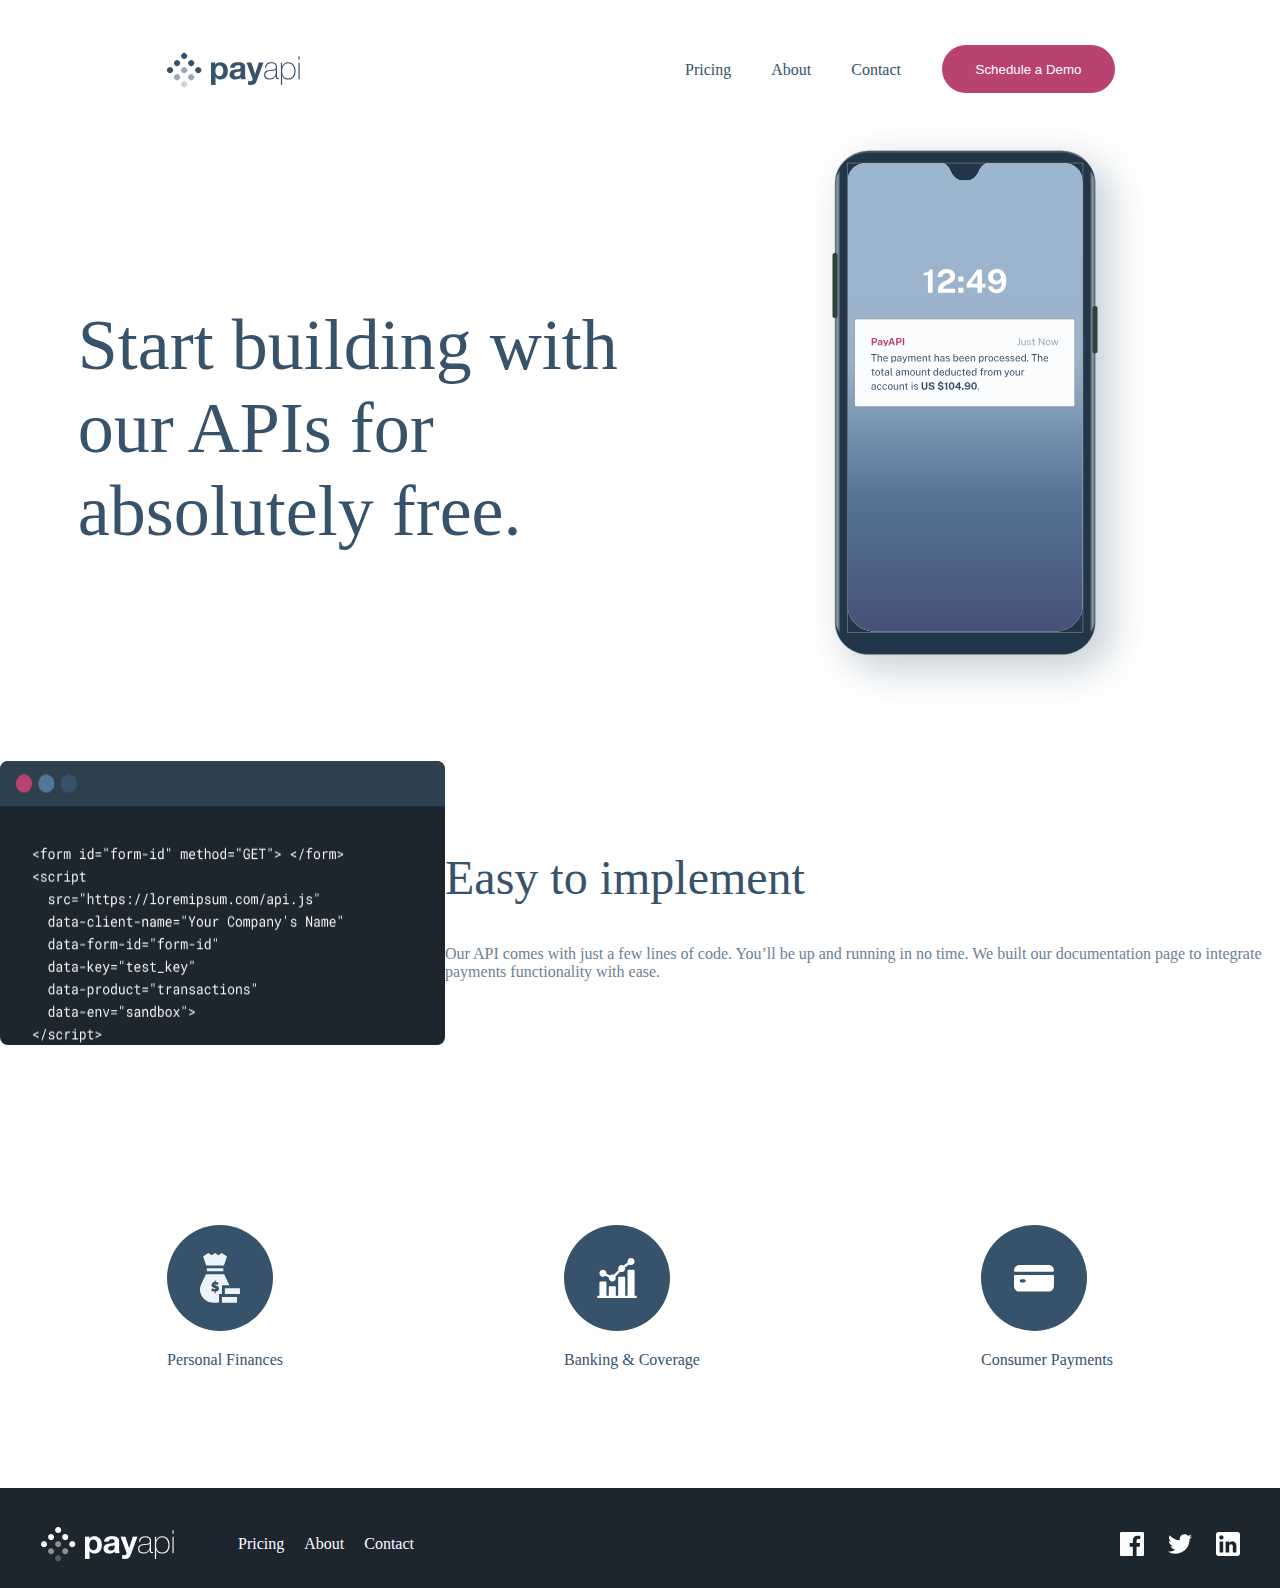
<file: Peroject4.04/index.html>
<!DOCTYPE html>
<html lang="en">
<head>
    <meta charset="UTF-8">
    <meta name="viewport" content="width=device-width, initial-scale=1.0">
    <title>Document</title>
    <link rel="stylesheet" href="style.css">
</head>
<body>
    <header class="header">
        <nav >
            <div class="div1">
               <img src="./img/Group 21.svg" alt="" class="img1">
               <div class="div">
                <ul class="ul">
                    <li>Pricing</li>
                    <li>About</li>
                    <li>Contact</li>
                </ul>
                <button class="button">Schedule a Demo</button>
                <img src="./img/Group.svg" alt="" class="img5">
               </div>
            </div>
        </nav>
    </header>
    <section class="sec">
        <div class="div2">
            <h1 class="h1">Start building with our APIs for absolutely free.</h1>
        <img src="./img/Group 30.svg" alt="" class="img2">
        </div>
    </section>
    <section>
        <div >
            <div  class="div3">
                <img src="./img/Group 13.png" alt="" class="img3">
                <div class="div9">
                    <h2 class="h2">Easy to implement</h2>
                    <p class="p"> 
                        Our API comes with just a few lines of code. You’ll be up and running in no time. We built our documentation page to integrate payments functionality with ease.
                    </p>
                </div>
            </div>
        </div>
    </section>
    <section>
        <div class="div4">
            <div>
                <img src="./img/Group 17.svg" alt="">
                <p class="p1">Personal Finances</p>
            </div>
            <div>
                <img src="./img/Group 18.svg" alt="">
                <p class="p1">Banking & Coverage</p>
            </div>
            <div>
                <img src="./img/Group 19.svg" alt="">
                <p class="p1">Consumer Payments</p>
            </div>
        </div>
    </section>
    <footer class="footer">
        <div class="div5">
            <div class="div7">
                <img src="./img/Group 23.png" alt="" class="img4">
            <div >
                <ul class="div6">
                    <li>Pricing</li>
                    <li>About</li>
                    <li>Contact</li>
                </ul>
            </div>
            </div>
            <div class="div8">
                <img src="./img/Path (2).svg" alt="">
                <img src="./img/Path (3).svg" alt="">
                <img src="./img/Shape (1).svg" alt="">
            </div>
        </div>
    </footer>
</body>
</html>
</file>
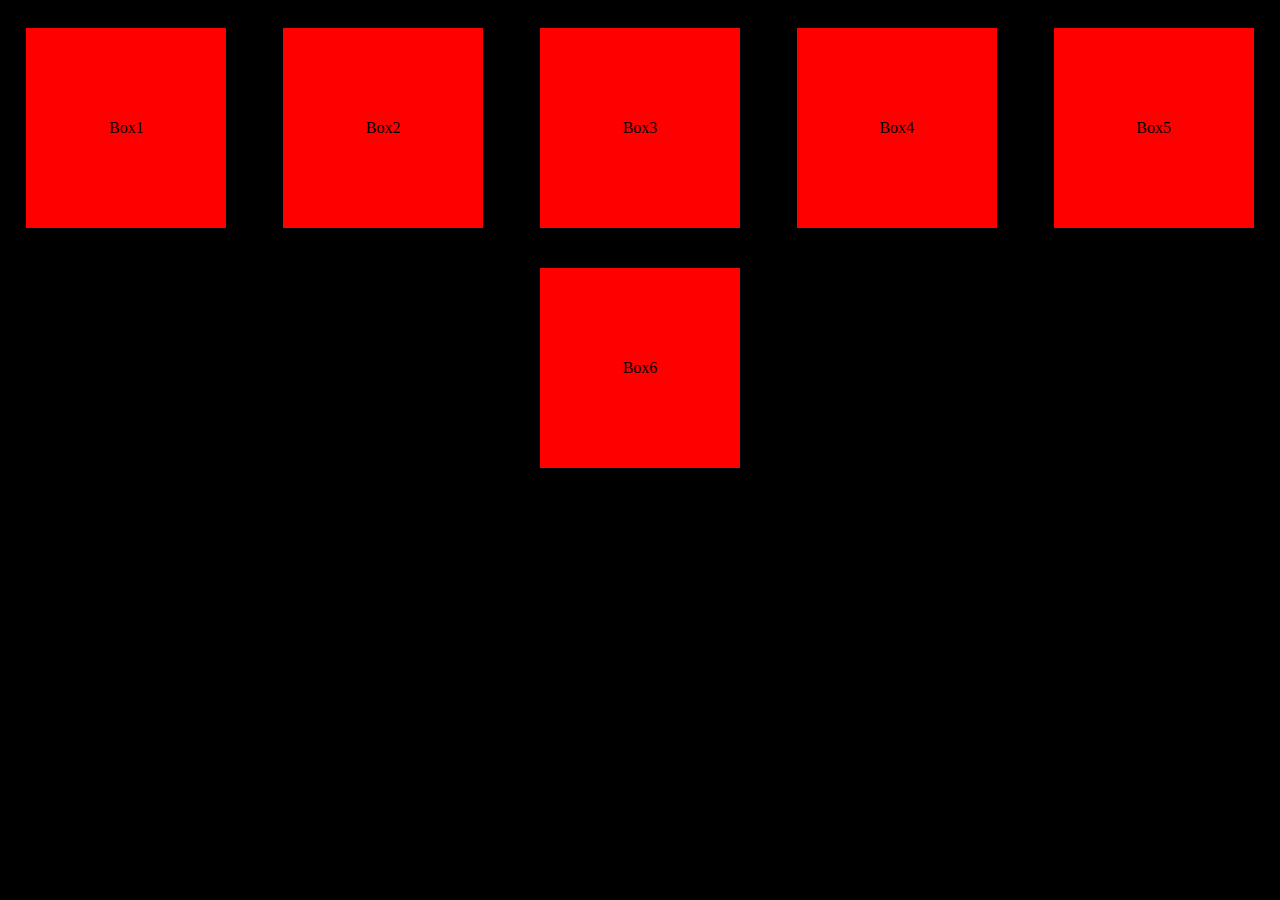
<file: Project4.01/index.html>
<!DOCTYPE html>
<html lang="en">
<head>
    <meta charset="UTF-8">
    <meta name="viewport" content="width=device-width, initial-scale=1.0">
    <title>Document</title>
    <link rel="stylesheet" href="style.css">
</head>
<body>
    <div class="div1">
        <div class="box">Box1</div>
        <div class="box">Box2</div>
        <div class="box">Box3</div>
        <div class="box">Box4</div>
        <div class="box">Box5</div>
        <div class="box">Box6</div>
    </div>
</body>
</html>
</file>
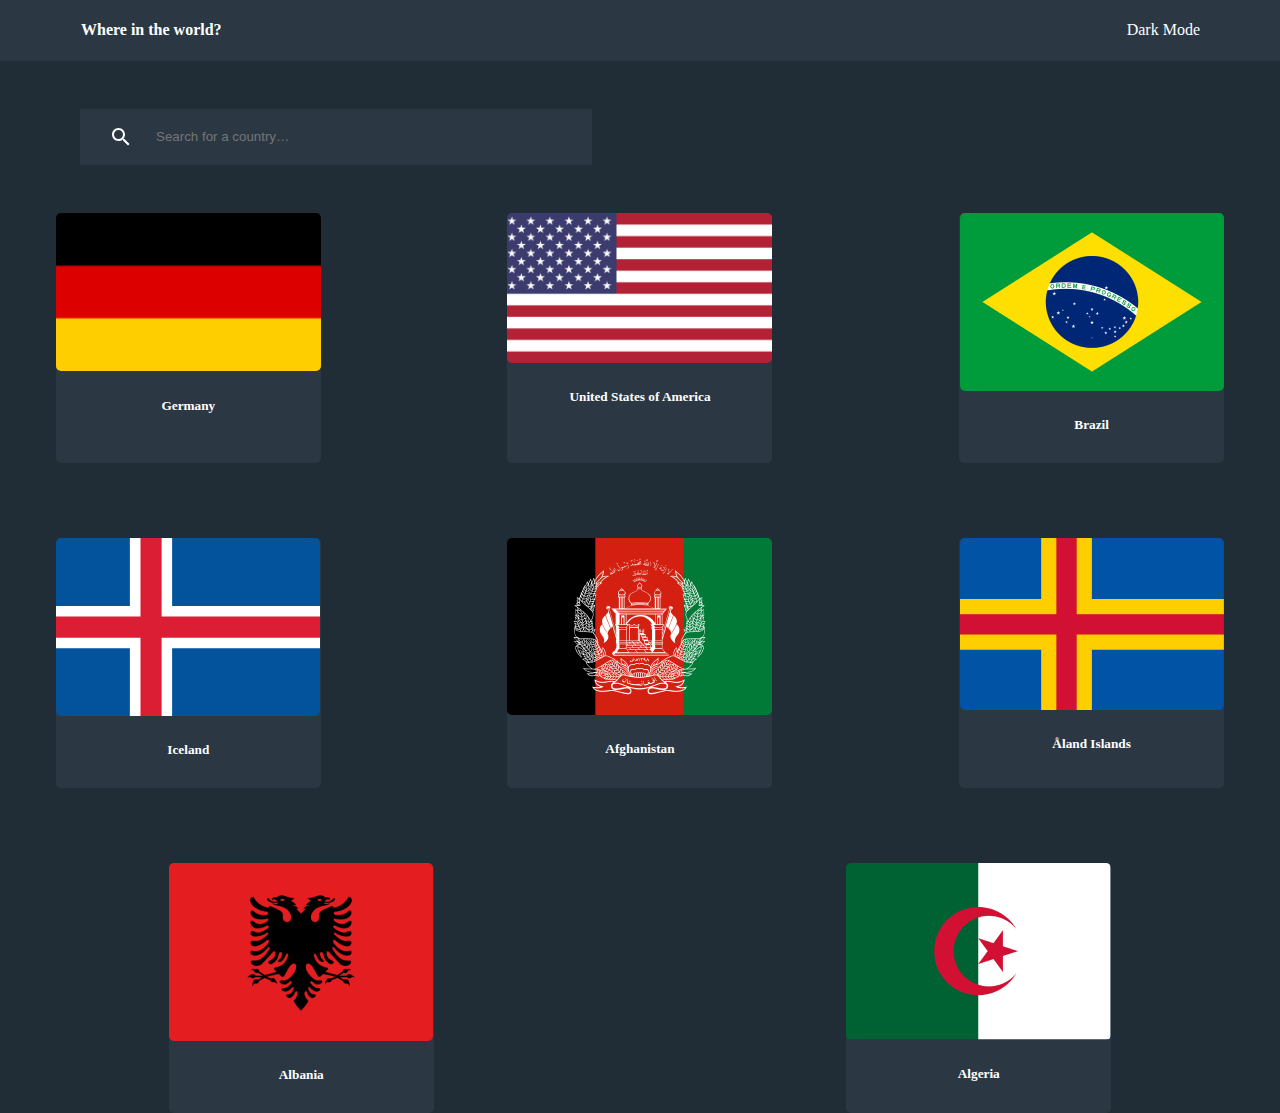
<file: Project4.02/index.html>
<!DOCTYPE html>
<html lang="en">
<head>
    <meta charset="UTF-8">
    <meta name="viewport" content="width=device-width, initial-scale=1.0">
    <title>Document</title>
    <link rel="stylesheet" href="style.css">
</head>
<body>
    <header class="header">
        <h4 class="h4">
            Where in the world?
        </h4>
<p class="p">
    Dark Mode
</p>
    </header>
    <div class="div3">
        <div class="div1">
            <img src="./img/search.svg" alt="">
            <input type="text" placeholder="Search for a country…" class="input">
        </div>
    </div>
    <section class="sec1">
       <div class="div4">
        <div class="card">
            <img src="./img/1280px-Flag_of_Germany.svg (8).png" alt="" class="img2">
            <h5>Germany</h5>
        </div>
        <div class="card">
            <img src="./img/1280px-Flag_of_Germany.svg (9).png" alt="" class="img2">
            <h5>United States of America</h5>
        </div>
        <div class="card">
            <img src="./img/1280px-Flag_of_Germany.svg (10).png" alt="" class="img1">
            <h5>Brazil</h5>
        </div>
        <div class="card">
            <img src="./img/1280px-Flag_of_Germany.svg (11).png" alt="" class="img1">
            <h5>Iceland</h5>
        </div>
        <div class="card">
            <img src="./img/1280px-Flag_of_Germany.svg (12).png" alt="" class="img1">
            <h5>Afghanistan</h5>
        </div>
        <div class="card">
            <img src="./img/1280px-Flag_of_Germany.svg (13).png" alt="" class="img1">
            <h5>Åland Islands</h5>
        </div>
        <div class="card">
            <img src="./img/1280px-Flag_of_Germany.svg (14).png" alt="" class="img1">
            <h5>Albania</h5>
        </div>
        <div class="card">
            <img src="./img/1280px-Flag_of_Germany.svg (15).png" alt="" class="img1">
            <h5>Algeria</h5>
        </div>
       </div>
    </section>
</body>
</html>
</file>
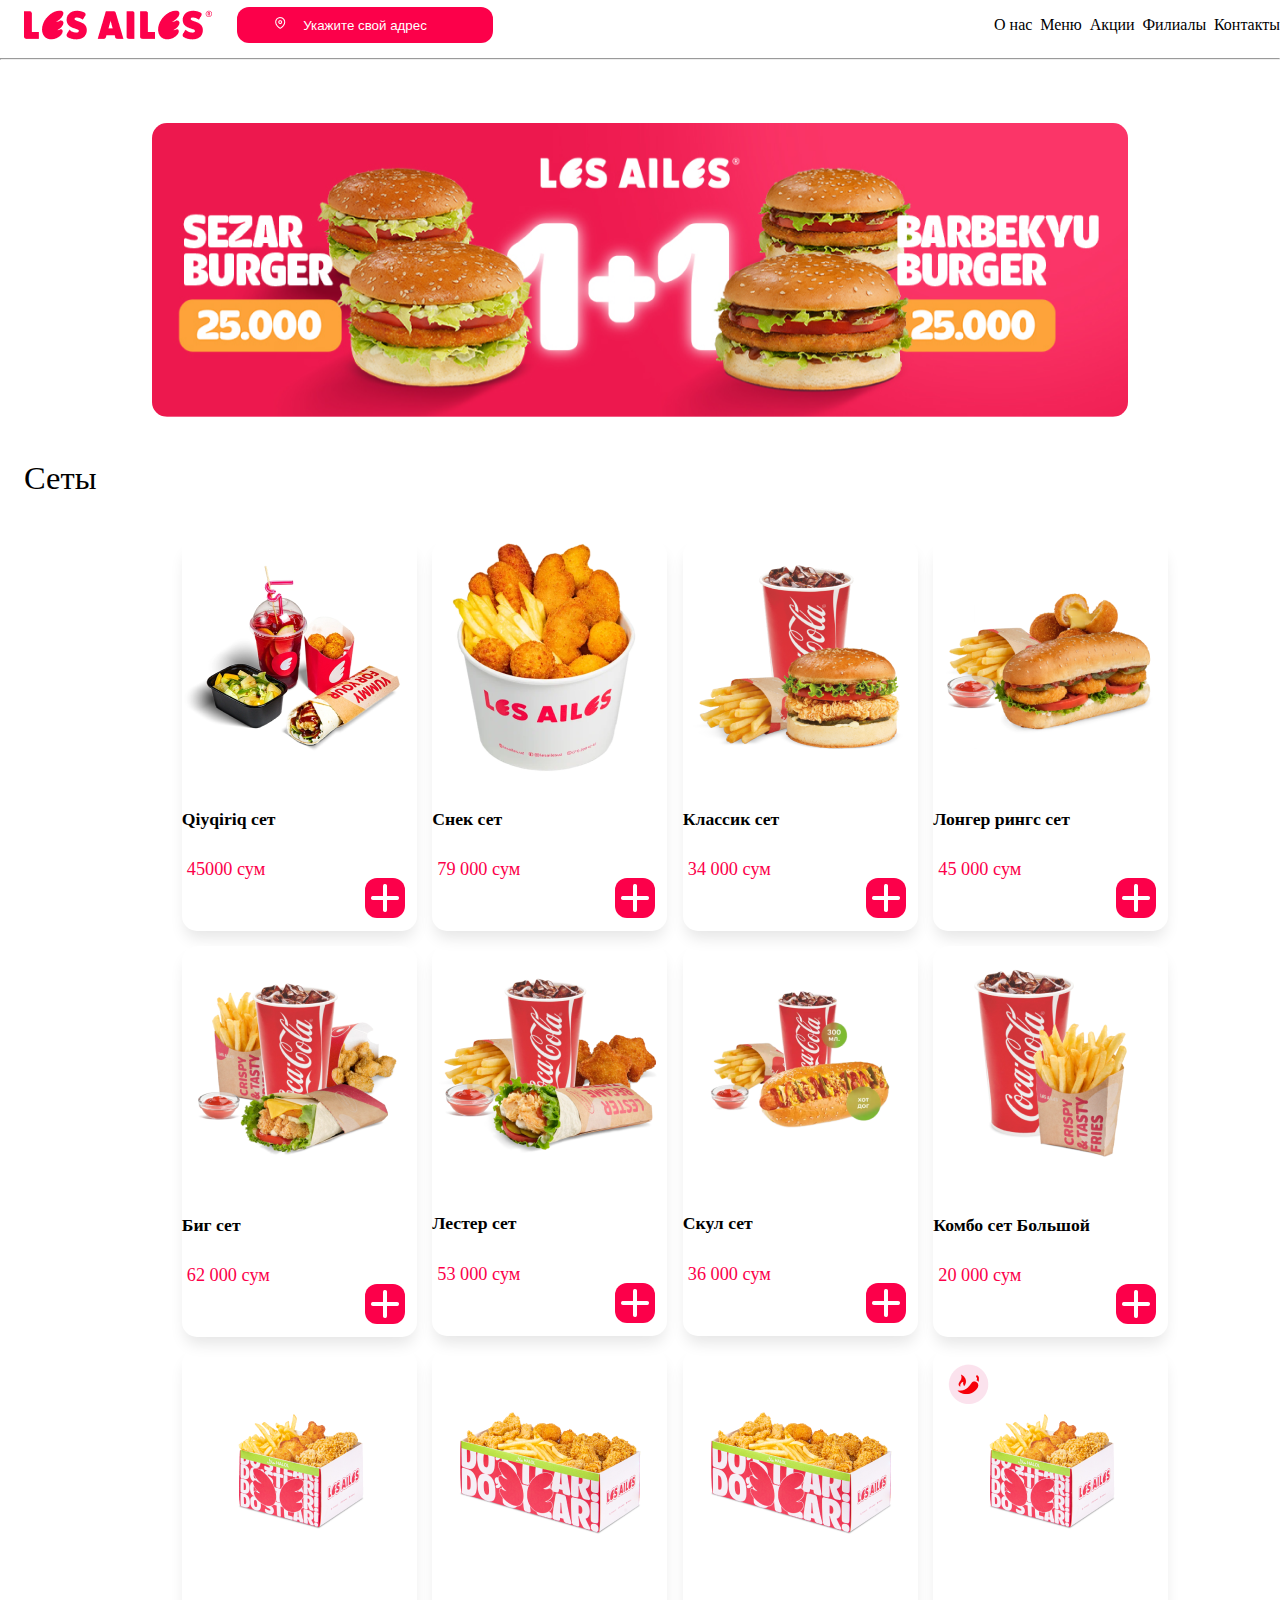
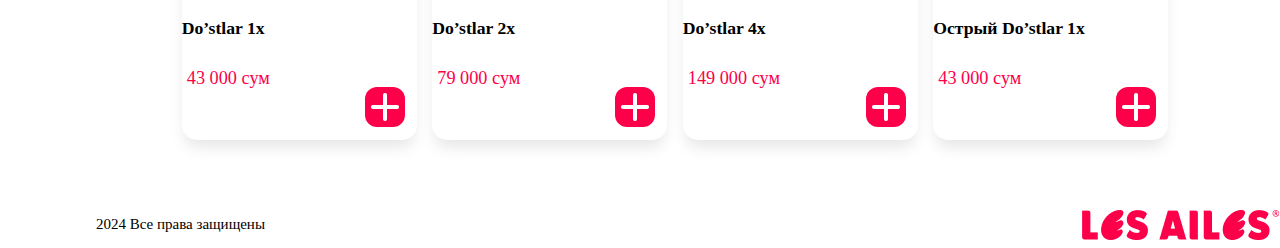
<file: Project4.03/index.html>
<!DOCTYPE html>
<html lang="en">
  <head>
    <meta charset="UTF-8" />
    <meta name="viewport" content="width=device-width, initial-scale=1.0" />
    <title>Document</title>
    <link rel="stylesheet" href="style.css" />
  </head>
  <body>
    <header class="header">
      <nav class="nav">
       <div class="div1">
        <div class="div">
            <img src="./img/main_logo.svg fill.png" alt=""  class="logo">
            <div>
              <img src="./img/location.svg fill.png" alt="" class="img">
            <button class="button">Укажите свой адрес</button>
            </div>
          </div>
          <div>
              <ul class="ul">
                  <li>О нас</li>
                  <li>Меню</li>
                  <li>Акции</li>
                  <li>Филиалы</li>
                  <li>Контакты</li>
              </ul>
              <img src="./img/Background+Border (1).png" alt="" class="img5">
          </div>
       </div>
    </nav>
    </header>
    <hr>
    <section>
        <div class="div23"></div>
    </section>
    <h4 class="h4">Сеты</h4>
<section class="sec1">
    <div class="div3">
        <div class="card">
            <img src="./img/HZUU2lH1ZbPF8RUMbkI00HctLUq3UCBwisuMKesd.webp.png" alt="" class="img4">
            <h5 class="h5">Qiyqiriq сет</h5>
            <p class="p">
45000 сум
            </p>
            <img src="./img/Frame (6).png" alt="" class="img1">
        </div>
        <div class="card">
            <img src="./img/cbidR6KU18nziNPphlU3jpa8OZi1nhaRKJkc93Cn.webp.png" alt="" class="img4">
            <h5 class="h5">Снек сет</h5>
            <p class="p">
                79 000 сум
            </p>
            <img src="./img/Frame (6).png" alt="" class="img1">
        </div>
        <div class="card">
            <img src="./img/h7WO4cUYGJBiBUFs2qeUAYMhe5xYEXlSSLd1LWCa.webp.png" alt="" class="img4">
            <h5 class="h5"> Классик сет</h5>
            <p class="p">
                34 000 сум  
            </p>
            <img src="./img/Frame (6).png" alt="" class="img1">
        </div>
        <div class="card">
            <img src="./img/xJNb3iZ1NJ8Yx11eVSQ3X2CMSn5nruiAH8p9A35U.webp.png" alt="" class="img4">
            <h5 class="h5">  Лонгер рингс сет</h5>
            <p class="p">
                45 000 сум
            </p>
            <img src="./img/Frame (6).png" alt="" class="img1">
        </div>
        <div class="car">
            <img src="./img/45sfsptLWqT9vq7X3cfx1bIXZXLUuCULyln6EZlf.webp.png" alt="" class="img2">
            <h5 class="h5"> Биг сет</h5>
            <p class="p">
                62 000 сум
            </p>
            <img src="./img/Frame (6).png" alt="" class="img1">
        </div>
        <div class="card">
            <img src="./img/9RplsrJissmFUdjyIDNnRsjr12vfFUc2RZwd7iOq.webp.png" alt="" class="img4">
            <h5 class="h5"> Лестер сет</h5>
            <p class="p">
                53 000 сум
            </p>
            <img src="./img/Frame (6).png" alt="" class="img1">
        </div>
        <div class="card">
            <img src="./img/uJTcWJyBmtLq9abqzFXeiNgwFcItwFPGrllH9lGW.webp.png " alt="" class="img4">
            <h5 class="h5">  Скул сет</h5>
            <p class="p">
                36 000 сум
            </p>
            <img src="./img/Frame (6).png" alt="" class="img1">
        </div>
        <div class="car">
            <img src="./img/p0TZUFzdFp7riQd4NFukH7bYCguz0h9jT5jbHNXy.webp.png" alt="" class="img2">
            <h5 class="h5">Комбо сет Большой</h5>
            <p class="p">
                20 000 сум
            </p>
            <img src="./img/Frame (6).png" alt="" class="img1">
        </div>
        <div class="card">
            <img src="./img/d4xA2cZWeidDPxv0mlQ2hsYEMQacOIqsWbWy92XR.png.png" alt="" class="img4">
            <h5 class="h5">Do’stlar 1х</h5>
            <p class="p">
                43 000 сум
            </p>
            <img src="./img/Frame (6).png" alt="" class="img1">
        </div>
        <div class="card">
            <img src="./img/U8v7GsJt5Nahm0L4Vna0u7HEeRc8U9PnU6R6j6TV.png.png" alt="" class="img4">
            <h5 class="h5">Do’stlar 2х</h5>
            <p class="p">
                79 000 сум
            </p>
            <img src="./img/Frame (6).png" alt="" class="img1">
        </div>
        <div class="card">
            <img src="./img/U8v7GsJt5Nahm0L4Vna0u7HEeRc8U9PnU6R6j6TV.png.png" alt="" class="img4">
            <h5 class="h5"> Do’stlar 4х</h5>
            <p class="p">
                149 000 сум
            </p>
            <img src="./img/Frame (6).png" alt="" class="img1">
        </div>
        <div class="card">
            <img src="./img/iHB3KWEddHpod7sUIc82M8pI627orxHpTz18qknX.png.png " alt="" class="img4">
            <h5 class="h5">Острый Do’stlar 1х</h5>
            <p class="p">
                43 000 сум
            </p>
            <img src="./img/Frame (6).png" alt="" class="img1">
        </div>
    </div>
</section>
<hr class="hr">
<footer>
    <div class="footer">
        <img src="./img/main_logo.svg fill (1).png" alt="" class="img6">
        <h3 class="h6">2024 Все права защищены</h3>
    <img src="./img/main_logo.svg fill (1).png" alt="" class="img3">
    </div>
</footer>
  </body>
</html>
</file>
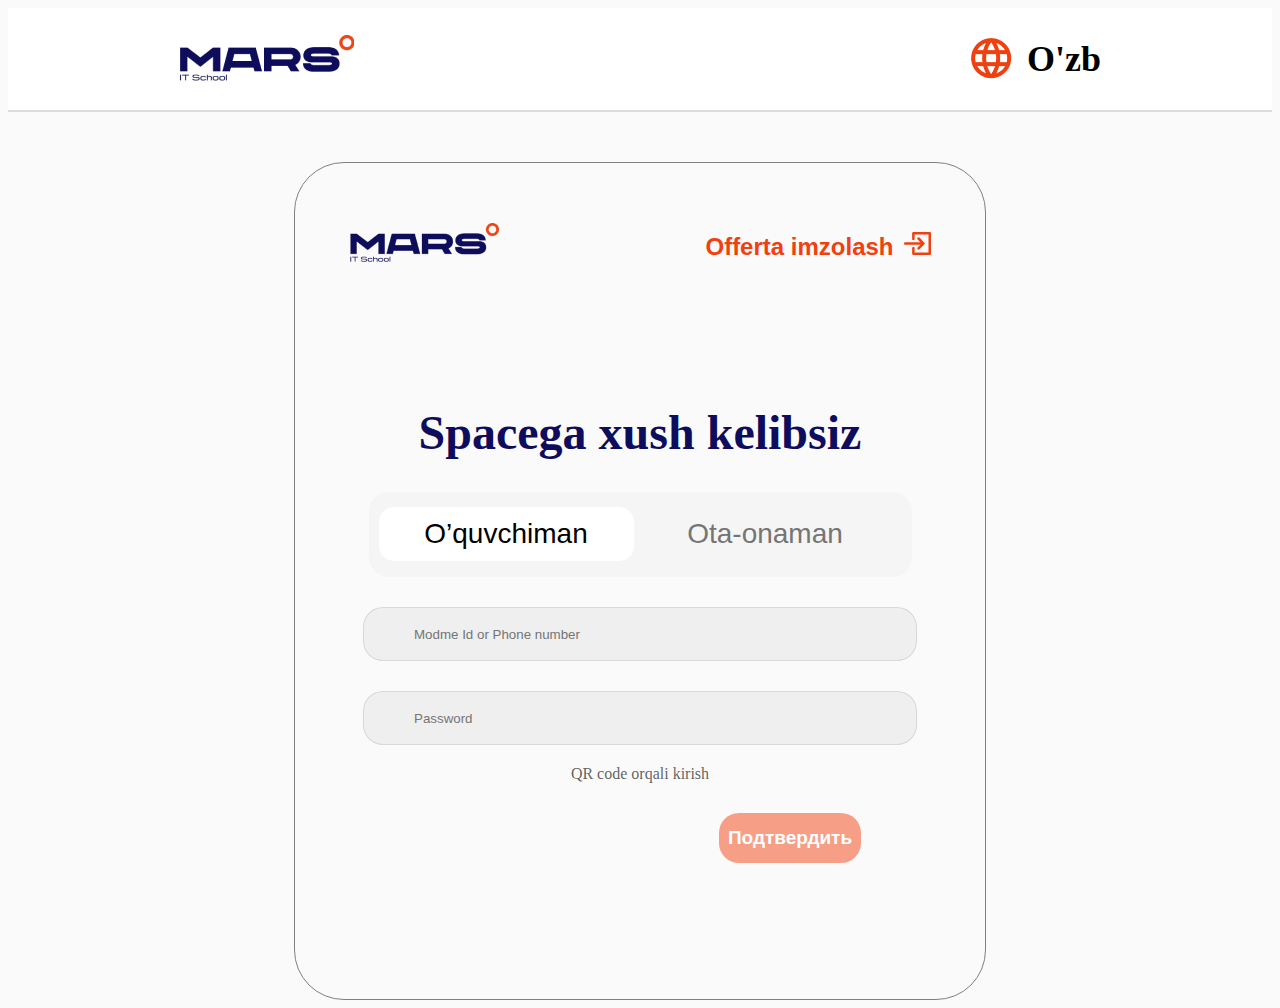
<file: Дополнё/index.html>
<!DOCTYPE html>
<html lang="en">
  <head>
    <meta charset="UTF-8" />
    <meta name="viewport" content="width=device-width, initial-scale=1.0" />
    <title>Document</title>
    <link rel="stylesheet" href="style.css" />
  </head>
  <body>
    <header class="header">
      <img src="./img/image 2 (3).png" alt="" />
      <div class="div1">
        <img src="./img/Vector (7).png" alt="" />
        <h2 class="h2">O'zb</h2>
      </div>
    </header>
    <main>
      <section class="section">
          <div class="div2">
            <div class="div2_start">
              <img src="./img/image 3 (3).png" alt="" />
              <div class="sign">
                <button class="button">Offerta imzolash</button>
                <img src="./img/Vector (8).png" alt="" class="img1" />
              </div>
            </div>
            <div class="div5">
              <h1 class="h1">Spacega xush kelibsiz</h1>
              <div class="div4">
                <button class="button2">O’quvchiman</button>
                <button class="button3">Ota-onaman</button>
              </div>
            </div>
            <input type="text" placeholder="Modme Id or Phone number" class="input">
            <input type="text" placeholder="Password" class="input">
            <a href="#" class="a">QR code orqali kirish</a>
            <button class="button6">Подтвердить</button>
          </div>
      </section>
    </main>
  </body>
</html>
</file>
<file: Peroject4.04/style.css>
body{
    margin: 0;
    padding: 0;
}
.header{
    margin-top: 45px;
}
.ul{
    display: flex;
    gap: 40px;
    list-style: none;
color: #36536B;
opacity: 0,7;
}
.div{
   display: flex;
   gap: 41px;
}
.div1{
display: flex;
justify-content: space-between;
align-items: center;
}
.button{
        width: 173px;
        height: 48px;
        border-radius: 24px;
        background: #BA4270;
        color: white;
        border: none;
        margin-right: 165px;
}
.img1{
    margin-left: 165px;
}
.h1{
    font-size: 72px;
    font-weight: 400;
    color: #36536B;
    width: 546px;
}
.div2{
    display: flex;
    justify-content: space-around;
    align-items: center;
}
.img2{
    width: 423px;
}
.h2{
    font-size: 48px;
    font-weight: 400;
    color: #36536B;
}
.p{
   
    color: #6C8294;
}
.img3{
        width: 445px;
        height: 284px;
        background: #1B262F;
        border-radius: 8px;
}
.div3{
    display: flex;
    justify-content: space-around;
    align-items: center;
}
.p1{
    color: #36536B;
}
.div4{
    display: flex;
    justify-content: center;
    align-items: center;
    gap: 281px;
    margin-top: 180px;
}
.footer{
        background: #1B262F;
        margin-top: 103px;
        height: 100px;
}
.div5{
    display: flex;
    justify-content: space-between;
    align-items: center;
   padding-top: 31px;
}
.div6{
    display: flex;
    gap: 20px;
    list-style: none;
    margin-left: 24px;
    color: #FBFCFE;
    opacity: 0,7;
}
.div7{
    display: flex;
    align-items: center;
}
.img4{
margin-left: 39px;
}
.div8{
    display: flex;
    align-items: center;
    gap: 24px;
    margin-right: 40px;
}
.img5{
    display: none;
}
@media (max-width: 768px) {
   .button{
    margin-right: 40px;
   }
   .img1{
    margin-left: 39px;
   }
   .div2{
    display: flex;
    justify-content: center;
    align-items: center;
    flex-wrap: wrap;
    flex-direction: column;
   }
   .div3{
    display: flex;
    justify-content: center;
    align-items: center;
    flex-wrap: wrap;
    flex-direction: column;
   }
   .div9{
    text-align: center;
   }
   .div4{
    display: flex;
    gap: 77px;
   }
}
@media (max-width: 375px) {
    .img1{
        margin-left: 24px;
    }
    .ul{
        display: none;
    }
    .button{
        display: none;
    }
    .img5{
        display: block;
        margin-right: 0px;
    }
    .h1{
        font-size: 32px;
        font-weight: 400;
        width: 297px;
    }
    .div4{
        display: flex;
        flex-wrap: wrap;
        justify-content: center;
        align-items: center;
        width: 328px;
        margin-left: 74px;
    }
    .footer{
height: 325px;
width: 375px;
    }
    .div7{
        display: flex;
        flex-wrap: wrap;
        flex-direction: column;
        justify-content: center;
        align-items: center ;
    }
    .div6{
        display: flex;
        flex-wrap: wrap;
        flex-direction: column;
        justify-content: center;
        align-items: center;
    }
    .div5{
        display: flex;
        flex-wrap: wrap;
        flex-direction: column;
        justify-content: center;
        align-items: center;
       
    }
    .div8{
        margin-left: 128px;
    }
}
</file>
<file: Project4.01/style.css>
body{
    background: #000;
}
.box{
    background: red;
    width: 200px;
    height: 200px;
    text-align: center;
   display: flex;
   justify-content: space-around;
   align-items: center;
   margin-top: 20px;
   
}
.div1{
    display: flex;
    justify-content: space-around;
    gap: 20px;
    flex-wrap: wrap;
}
@media (max-width: 1250px) {
    .box {
        height: 200px;
        background: blue;
        width: calc(30% - 0px);
        color: #fff;
        font-weight: 600;
    }
    body{
        background: yellow;
    }
}
@media (max-width: 1064px) {
    .box {
        height: 200px;
        background: #000;
        width: calc(25% - 0px);
        color: #fff;
        font-weight: 600;
    }
    body{
        background: red;
    }
}
@media (max-width: 920px) {
    .box {
        height: 200px;
        background: blue;
        width: calc(25% - 0px);
        color: #fff;
        font-weight: 600;
    }
    body{
        background: yellow;
    }
}
@media (max-width: 771px) {
    .box {
        height: 200px;
        background: peru;
        width: calc(40% - 0px);
        color: #fff;
        font-weight: 600;
    }
    body{
        background: purple;
    }
}
@media (max-width: 510px) {
    .box {
        height: 200px;
        background: peru;
        width: calc(50% - 0px);
        color: #fff;
        font-weight: 600;
    }
    body{
        background: purple;
    }
}
</file>
<file: Project4.02/style.css>
body{
    padding: 0;
    margin: 0;
}
.header{
    background: #2B3844;
    display: flex;
    justify-content: space-between;
    align-items: center;
    color: #fff;
}
.h4{
    margin-left: 81px;
}
.p{
  margin-right: 80px;  
}
.div1{
    height: 56px;
    width:  480px;
    background: #2B3844;
    display: flex;
    padding-left: 32px;
    align-items: center;
    gap: 24px;
   margin-left: 80px;  
}
.div3{
    background: #202C36;
    padding-top: 48px; 
}
.input{
    background: none;
    color: #fff;
    border: none;
}
.sec1{
    background: #202C36;
    padding-top: 48px;
}
.card{
    height: 250px;
    width: 265px;
    color: #fff;
    background: #2B3844;
    text-align: center;
    border-radius: 5px;
}
.img1{
    border-radius: 5px;
}
.img2{
    width: 265px;
    border-radius: 5px;
}
.div4{
    display: flex;
    justify-content: space-around;
    align-items: center;
    gap: 75px;
    flex-wrap: wrap;
}
@media (max-width: 834px) {
    .div4 {
        flex-direction: column;
    }
}
@media (max-width: 660x) {
    .div1{
        width: 300px;
        
    }
}
</file>
<file: Project4.03/style.css>
body {
  padding: 0;
  margin: 0;
}

.ul {
  display: flex;
  gap: 7.8px;
  list-style: none;
}
.div {
  display: flex;
  gap: 6px;
  align-items: center;
  margin-left: 24px;
}
.div1 {
  display: flex;
  justify-content: space-between;
  align-items: center;
}
.button {
  background: #fc004a;
  color: #fff;
  border: none;
  border-radius: 12px;
  width: 256px;
  height: 36px;
}
.img {
  transform: translateX(55px);
}
.div23 {
  width: 976px;
  height: 293.66px;
  margin: 0 auto;
  background-image: url(./img/Link\ →\ m69XYpPxUafYX7FG9FYmo8MBVJYWJyh9XoVGH371.jpg.png);
  background-repeat: no-repeat;
  background-size: cover;
  background-position: center;
  border-radius: 15px;
  margin-top: 63px;
}
.h4 {
  font-size: 32.48px;
  font-weight: 400;
  margin-left: 24px;
}
.card {
  height: 391px;
  width: 235px;
  border-radius: 15px;
  box-shadow: 0px 4px 6px -4px #0000001a;

  box-shadow: 0px 10px 15px -3px #0000001a;
}
.h5 {
  font-size: 17.66px;
  font-weight: 700;
}
.p {
  font-size: 18.28px;
  font-weight: 500;
  color: #fc004a;
  margin-left: 5px;
}
.img1 {
  background: #fc004a;
  border-radius: 12px;
  margin-left: 183px;
  transform: translateY(-20px);
}
.div3 {
  display: flex;
  gap: 12px;
  justify-content: space-around;
  align-items: center;
  flex-wrap: wrap;
  width: 990px;
  margin-left: 180px;
}
.car {
  height: 391px;
  width: 235px;
  border-radius: 15px;
  box-shadow: 0px 4px 6px -4px #0000001a;
  box-shadow: 0px 10px 15px -3px #0000001a;
  margin-top: 3px;
}
.img6{
  display: none;
}
.img2 {
  border-radius: 15px;
}
.img5 {
  display: none;
}
.hr{
  display: none;
}
.h6 {
  font-size: 15px;
  font-weight: 400;
  margin-left: 96px;
}
.footer {
  display: flex;
  justify-content: space-between;
  align-items: center;
  margin-top: 61px;
}
@media (max-width: 768px) {
  .div23 {
    width: 733px;
    height: 231px;
    margin: 0 auto;
  }
  .logo {
    display: none;
  }
  .ul {
    width: 345px;
  }
  .card {
    width: 173px;
    height: 313px;
  }
  .img4 {
    width: 173px;
    height: 173px;
  }
  .div3 {
    margin-left: 0;
    display: flex;
    flex-wrap: wrap;
    width: 662px;
  }
  .img1 {
    margin-left: 123px;
    transform: translateX(-20px);
    transform: translateY(-30px);
  }
  .img2 {
    width: 183px;
  }
  .car {
    height: 311px;
    width: 195px;
    border-radius: 15px;
    box-shadow: 0px 4px 6px -4px #0000001a;
    box-shadow: 0px 10px 15px -3px #0000001a;
    margin-top: 3px;
  }
  .footer {
    display: flex;
    justify-content: space-around;
    align-items: center;
    gap: 17px;
  }
  .img3 {
    margin-right: 178px;
  }
  .h6 {
    margin-left: 65px;
  }
}
@media (max-width: 390px) {
  .button {
    height: 48px;
  }
  .ul {
    display: none;
  }
  .div1 {
    display: flex;
    gap: 54px;
  }
  .img5 {
    display: flex;
    margin-top: 15px;
  }
  .div23 {
    width: 358px;
    height: 180px;
    margin-left: 16px;
  }
  .card {
    width: 173px;
  }
  .car {
    width: 173px;
  }
  .img2 {
    width: 173px;
    height: 173px;
  }
  .img4 {
    width: 173px;
    height: 173px;
  }
  .div3 {
    margin-left: 0;
    display: flex;
    gap: 12px;
    flex-wrap: wrap;
    width: 506px;
  }
  .sec1 {
    margin-left: 0;
    display: flex;
    gap: 12px;
    flex-wrap: wrap;
    width: 506px;
  }
  .hr{
    display: flex;
  }
.img6{
  display: flex;
}
.img3{
  display: none;
}
.img6{
  margin-left: 16px;
}
.h6{
  margin-left: 16px;
}
.footer{
  display: block;
}
}
</file>
<file: Дополнё/style.css>
body {
  background: #fafafa;
}
.h2 {
  font-size: 36px;
}
.header {
  display: flex;
  justify-content: space-between;
  align-items: center;
  background-color: #fff;
  padding: 0 171px;
  border-bottom: 2px solid #dedbdb;
}
.div1 {
  display: flex;
  justify-content: center;
  align-items: center;
  gap: 15px;
}
.div2 {
  height: 776px;
  width: 690px;
  border: 1px solid grey;
  border-radius: 50px;
  display: flex;
  flex-direction: column;
  align-items: center;
  padding-top: 60px;
  gap: 10px;
}
.div2_start {
  display: flex;
  justify-content: space-between;
  align-items: center;
  gap: 200px;
}
.section {
  display: flex;
  justify-content: center;
  margin-top: 50px;
}
.button {
  color: #f0400f;
  background: none;
  font-size: 24px;
  font-weight: 700;
  border: none;
}
.img1 {
  margin-top: 8px;
}
.button2 {
  background-color: #ffff;
  border: none;
  font-size: 28px;
  border-radius: 15px;
  height: 54px;
  width: 255px;
  font-weight: 500;
}
.button3 {
  background: #f5f5f5;
  color: #757575;
  height: 54px;
  border: none;
  width: 255px;
  font-size: 28px;
  font-weight: 500;
}
.h1 {
  color: #0e0d5d;
  font-size: 48px;
  font-weight: 700;
  text-align: center;
}
.div4 {
  background: #f5f5f5;
  height: 70px;
  width: 533px;
  border-radius: 20px;
  padding-top: 15px;
  padding-left: 10px;
}
.div5 {
  margin-top: 100px;
}
.input{
    background: #c1c0c030;
    height: 50px;
    width: 500px;
    border-radius: 20px;
    border: 1px solid #75757530;
    padding-left: 50px;
    margin-top: 20px;
}
.a{
    color: #000000A3;
    text-decoration: none;
    margin-top: 10px;
}
.button6{
    background: #F69E86;
    color: #fff;
    height: 50px;
    width: 142px;
    border-radius: 20px;
    border: 0px solid #F69E86;
    margin-left: 300px;
    margin-top: 20px;
    font-size: 19px;
    font-weight: 700;
}
</file>
